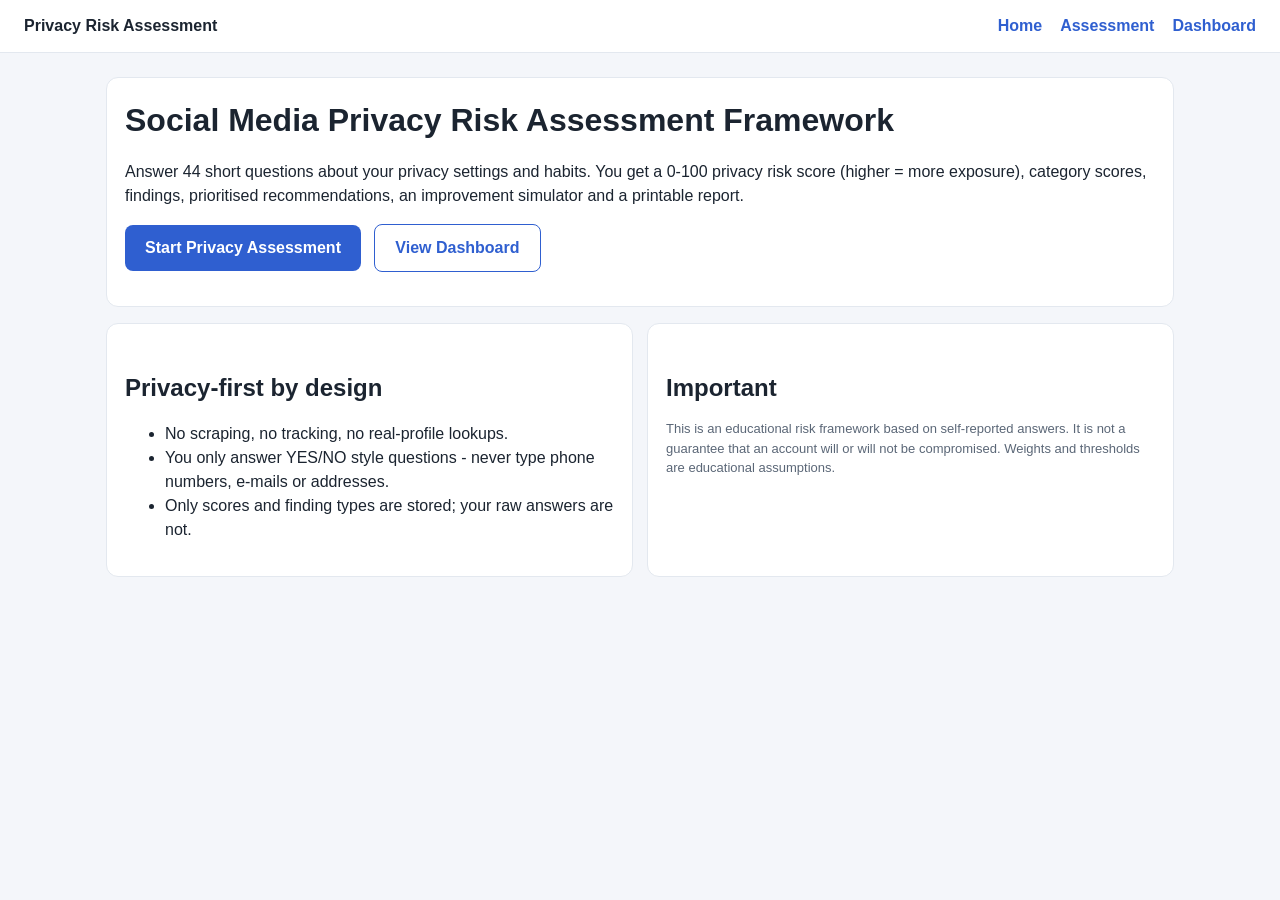
<file: frontend/index.html>
<!doctype html>
<html lang="en"><head><meta charset="utf-8"><meta name="viewport" content="width=device-width, initial-scale=1">
<title>Social Media Privacy Risk Assessment Framework</title><link rel="stylesheet" href="css/style.css"></head>
<body>
<header class="nav"><b>Privacy Risk Assessment</b><a href="index.html">Home</a><a href="assessment.html">Assessment</a><a href="dashboard.html">Dashboard</a></header>
<main>
 <div class="card"><h1>Social Media Privacy Risk Assessment Framework</h1>
  <p>Answer 44 short questions about your privacy settings and habits. You get a 0-100 privacy risk score
  (higher = more exposure), category scores, findings, prioritised recommendations, an improvement simulator and a printable report.</p>
  <p><a class="btn" href="assessment.html">Start Privacy Assessment</a> &nbsp; <a class="btn secondary" href="dashboard.html">View Dashboard</a></p></div>
 <div class="grid g2">
  <div class="card"><h2>Privacy-first by design</h2><ul>
   <li>No scraping, no tracking, no real-profile lookups.</li>
   <li>You only answer YES/NO style questions - never type phone numbers, e-mails or addresses.</li>
   <li>Only scores and finding types are stored; your raw answers are not.</li></ul></div>
  <div class="card"><h2>Important</h2><p class="small muted">This is an educational risk framework based on self-reported answers.
   It is not a guarantee that an account will or will not be compromised. Weights and thresholds are educational assumptions.</p></div>
 </div>
</main></body></html>
</file>
<file: frontend/css/style.css>
:root{--bg:#f4f6fa;--card:#fff;--ink:#1b2430;--muted:#5b6777;--line:#e3e8ef;--brand:#2f5fd0;
 --low:#2e9e5b;--moderate:#c9a400;--high:#e07b00;--critical:#c62828}
@media (prefers-color-scheme:dark){:root{--bg:#10151d;--card:#18202b;--ink:#e8edf4;--muted:#9aa7b8;--line:#2a3544}}
*{box-sizing:border-box}
body{margin:0;font-family:"Segoe UI",Arial,sans-serif;background:var(--bg);color:var(--ink);line-height:1.5}
header.nav{display:flex;gap:18px;align-items:center;padding:14px 24px;background:var(--card);border-bottom:1px solid var(--line)}
header.nav b{margin-right:auto} header.nav a{color:var(--brand);text-decoration:none;font-weight:600}
main{max-width:1100px;margin:0 auto;padding:24px 16px}
h1{margin:0 0 6px} h2{margin:28px 0 10px}
.card{background:var(--card);border:1px solid var(--line);border-radius:12px;padding:18px;margin-bottom:16px}
.grid{display:grid;gap:14px} .g2{grid-template-columns:repeat(auto-fit,minmax(340px,1fr))}
.g4{grid-template-columns:repeat(auto-fit,minmax(200px,1fr))}
.muted{color:var(--muted)} .small{font-size:13px}
.btn{display:inline-block;background:var(--brand);color:#fff;border:0;border-radius:8px;padding:11px 20px;font-size:16px;font-weight:600;cursor:pointer;text-decoration:none}
.btn.secondary{background:transparent;color:var(--brand);border:1px solid var(--brand)}
.btn:disabled{opacity:.5;cursor:not-allowed}
.stat .v{font-size:34px;font-weight:700} .stat .l{color:var(--muted);font-size:13px;text-transform:uppercase;letter-spacing:.04em}
.lvl{display:inline-block;color:#fff;font-weight:700;padding:4px 14px;border-radius:6px}
.LOW{background:var(--low)}.MODERATE{background:var(--moderate)}.HIGH{background:var(--high)}.CRITICAL{background:var(--critical)}
.q{padding:12px 0;border-bottom:1px solid var(--line)} .q:last-child{border-bottom:0}
.q p{margin:0 0 6px;font-weight:600}
.opts{display:flex;flex-wrap:wrap;gap:8px}
.opts label{border:1px solid var(--line);border-radius:20px;padding:4px 12px;cursor:pointer;font-size:14px}
.opts input{margin-right:6px}
.opts label:has(input:checked){background:var(--brand);color:#fff;border-color:var(--brand)}
.progress{position:sticky;top:0;background:var(--bg);padding:8px 0;z-index:5;font-weight:600}
.progress .bar{height:8px;background:var(--line);border-radius:4px;margin-top:4px}
.progress .bar span{display:block;height:8px;background:var(--brand);border-radius:4px;width:0}
.tag{font-size:12px;font-weight:700;padding:2px 8px;border-radius:4px;background:var(--line)}
.f{padding:8px 0;border-bottom:1px solid var(--line);display:flex;gap:10px;align-items:flex-start}
.chart-box{position:relative;height:320px}
.hidden{display:none} .notice{background:var(--card);border-left:4px solid var(--brand);padding:10px 14px;font-size:13px;color:var(--muted)}
.checks label{display:block;padding:4px 0}
@media print{header.nav,button,.btn{display:none}}
</file>
